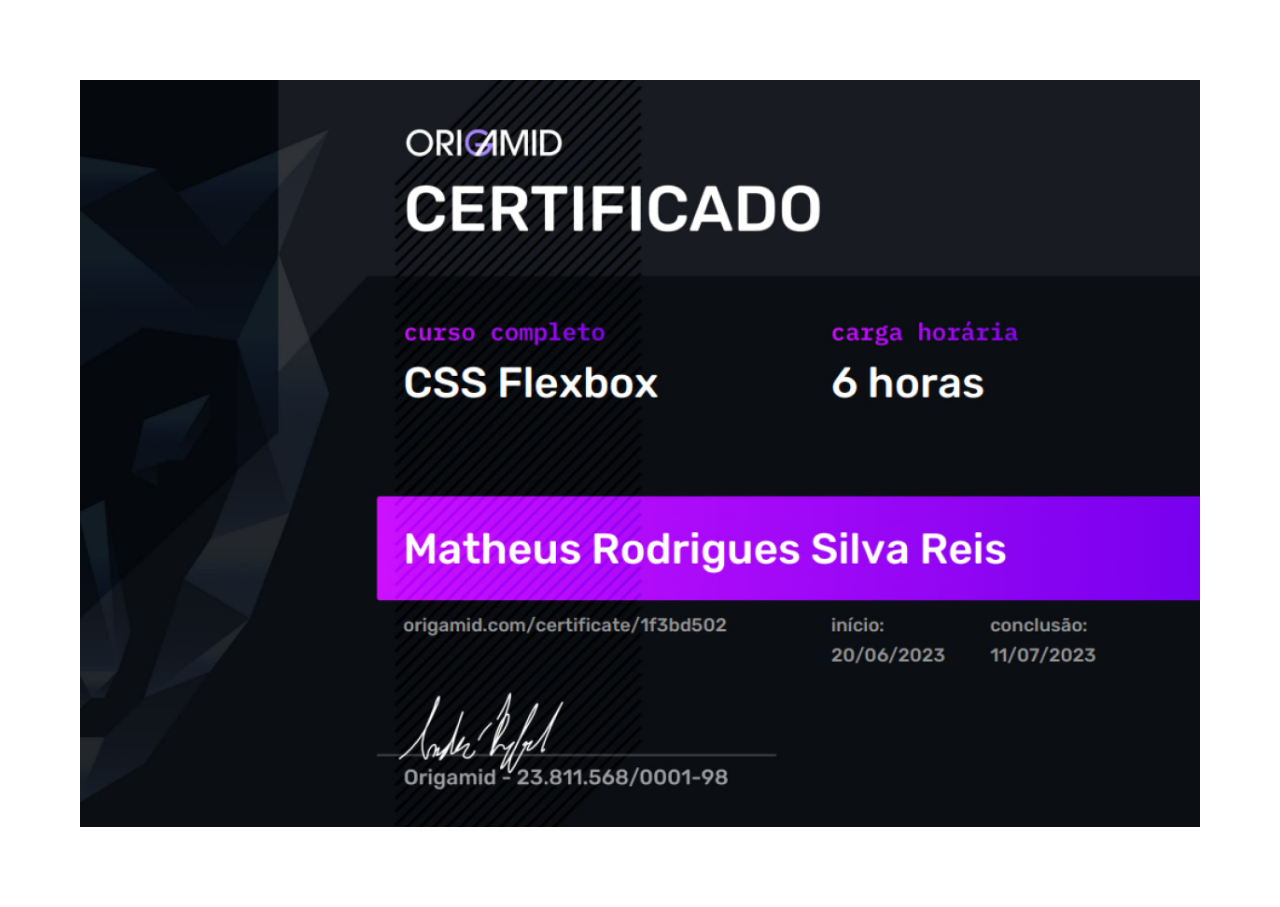
<file: certificados/flexbox.html>
<!DOCTYPE html>
<html lang="pt-br">
<head>
  <meta charset="UTF-8">
  <meta name="viewport" content="width=device-width, initial-scale=1.0">
  <title>Certificado - Flexbox</title>
  <meta name="description" content="Certificado de Flexbox">
  <link rel="stylesheet" href="../css/style.min.css">

  <link rel="preconnect" href="https://fonts.googleapis.com">
  <link rel="preconnect" href="https://fonts.gstatic.com" crossorigin>
  <link href="https://fonts.googleapis.com/css2?family=Poppins:wght@600;700&family=Roboto:wght@400;700&display=swap" rel="stylesheet">

  <link rel="icon" href="../favicon.svg" type="image/svg+xml">

</head>
<body>
  <section class="container">
    <picture>
      <source media="(max-width: 600px)" srcset="../img/certificados/certificado-flexbox-mobile.jpg">
      <img src="../img/certificados/certificado-flexbox.jpg" alt="" width="2400" height="1600">
    </picture>
  </section>
</body>
</html>
</file>
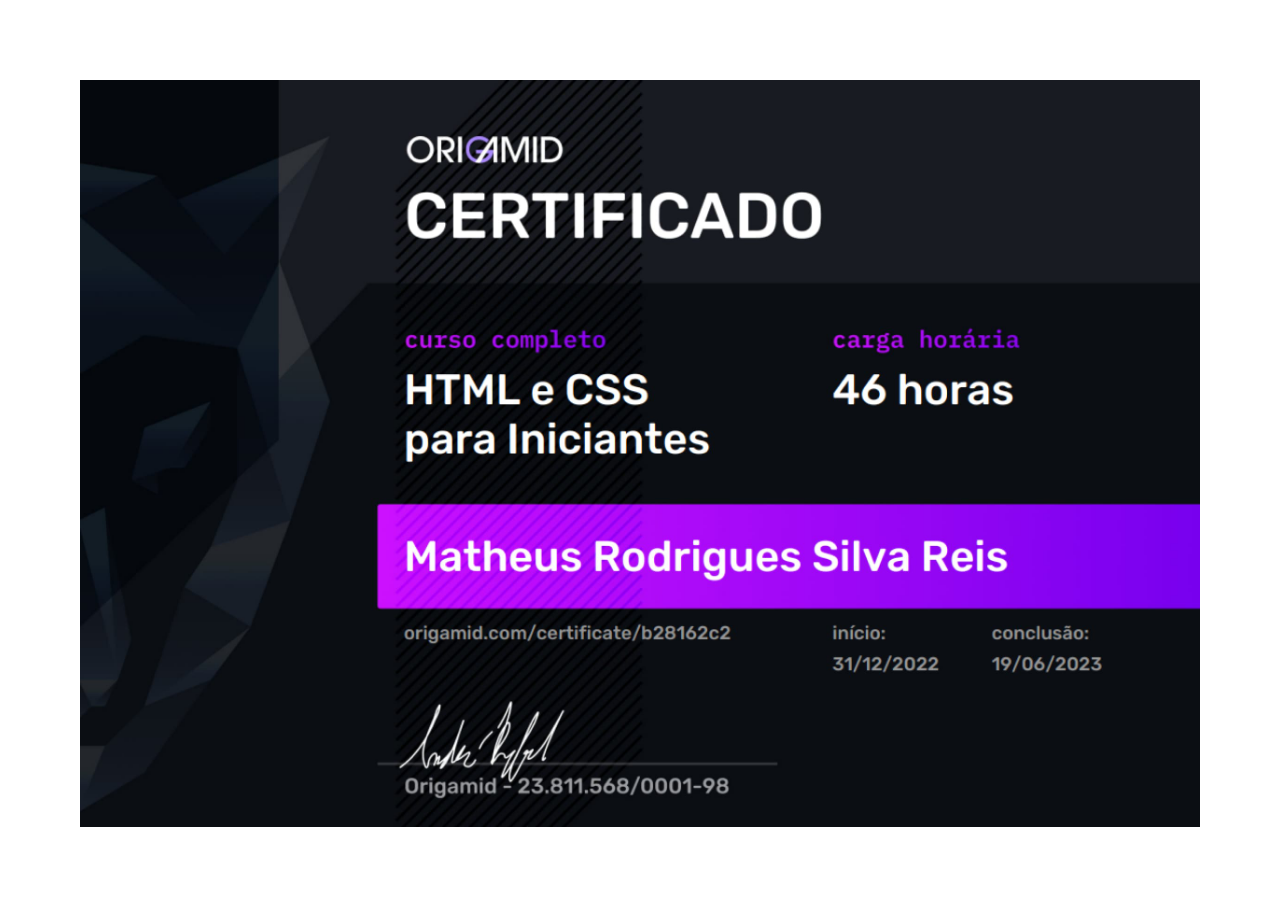
<file: certificados/html-css.html>
<!DOCTYPE html>
<html lang="pt-br">
<head>
  <meta charset="UTF-8">
  <meta name="viewport" content="width=device-width, initial-scale=1.0">
  <title>Certificado - HTML&CSS</title>
  <meta name="description" content="Certificado de HTML e CSS">
  <link rel="stylesheet" href="../css/style.min.css">

  <link rel="preconnect" href="https://fonts.googleapis.com">
  <link rel="preconnect" href="https://fonts.gstatic.com" crossorigin>
  <link href="https://fonts.googleapis.com/css2?family=Poppins:wght@600;700&family=Roboto:wght@400;700&display=swap" rel="stylesheet">

  <link rel="icon" href="../favicon.svg" type="image/svg+xml">

</head>
<body>
  <section class="container">
    <picture>
      <source media="(max-width: 600px)" srcset="../img/certificados/certificado-html-css-mobile.jpg">
      <img src="../img/certificados/certificado-html-css.jpg" alt="" width="2400" height="1600">
    </picture>
  </section>
</body>
</html>
</file>
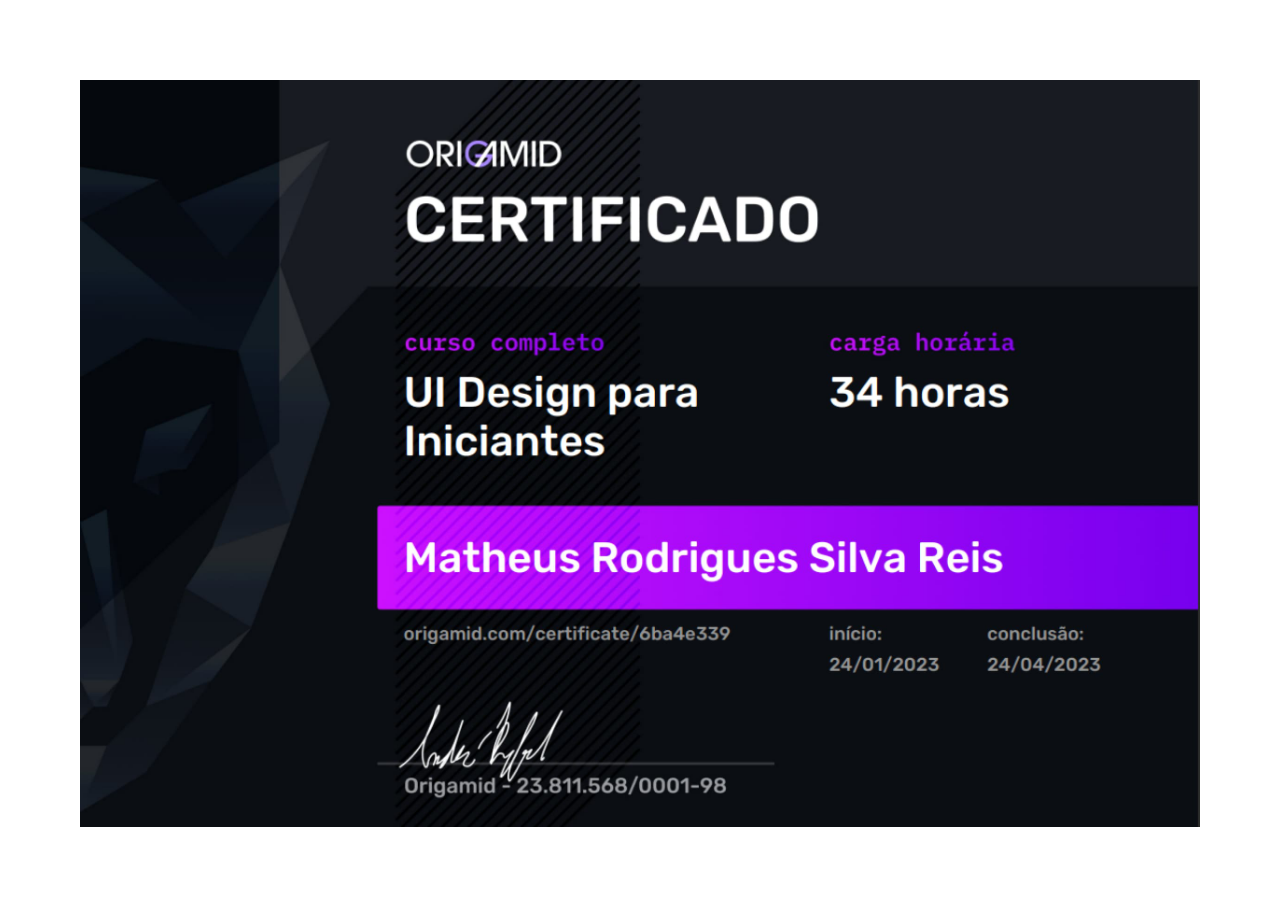
<file: certificados/ui-design.html>
<!DOCTYPE html>
<html lang="pt-br">
<head>
  <meta charset="UTF-8">
  <meta name="viewport" content="width=device-width, initial-scale=1.0">
  <title>Certificado - UI Design</title>
  <meta name="description" content="Certificado de UI Design">
  <link rel="stylesheet" href="../css/style.min.css">

  <link rel="preconnect" href="https://fonts.googleapis.com">
  <link rel="preconnect" href="https://fonts.gstatic.com" crossorigin>
  <link href="https://fonts.googleapis.com/css2?family=Poppins:wght@600;700&family=Roboto:wght@400;700&display=swap" rel="stylesheet">

  <link rel="icon" href="../favicon.svg" type="image/svg+xml">

</head>
<body>
  <section class="container">
    <picture>
      <source media="(max-width: 600px)" srcset="../img/certificados/certificado-uidesign-mobile.jpg">
      <img src="../img/certificados/certificado-uidesign.jpg" alt="" width="2400" height="1600">
    </picture>
  </section>
</body>
</html>
</file>
<file: css/style.min.css>
*{margin:0;padding:0;box-sizing:border-box;text-decoration:none;list-style:none}img{display:block;max-width:100%;height:100%}html{scroll-behavior:smooth}::-webkit-scrollbar{width:0;height:5px}button{border:none;background:0 0}.container{max-width:1200px;margin:0 auto;box-sizing:border-box;padding:80px 40px}.btn{padding:10px 20px;border-radius:6px;background:var(--cor-gradient);text-transform:uppercase}.btn.download{display:flex;align-items:center;color:var(--cor-v11)}.btn.download::after{content:"";background-image:url(./../img/icones/download.svg);display:inline-block;width:20px;height:20px;margin-left:12px;transition:.3s}.btn.seta{display:flex;align-items:center}.btn.seta::after{content:"";background-image:url(./../img/icones/seta.svg);display:inline-block;width:20px;height:20px;margin-left:8px;transition:.3s}.btn.off{background:0 0;border:2px solid var(--cor-c4);border-radius:6px}html:has(#toggle:checked) .btn.off{border:2px solid var(--cor-c9)}.btn.white{background:0 0;border:none;text-decoration:underline}.btn.white:hover{background:0 0;color:var(--cor-c8)}html:has(#toggle:checked) .btn.white:hover{color:var(--cor-c4)}.btn.off:hover{cursor:not-allowed;background:0 0}.btn.seta:hover::after{transform:translateX(4px)}.btn:hover{background:var(--gradient-hover)}.checkbox{opacity:0;position:absolute}.label{background:var(--cor-c13);border-radius:50px;cursor:pointer;display:flex;align-items:center;justify-content:space-between;padding:5px;position:relative;height:26px;width:50px;transition:.2s ease-in-out}html:has(#toggle:checked) .label{background:var(--cor-c1)}.label .ball{background:var(--cor-w);border-radius:50%;position:absolute;top:2px;left:2px;height:22px;width:22px;transform:translateX(0);transition:transform .2s linear}html:has(#toggle:checked) .label .ball{background:var(--cor-b)}.checkbox:checked+.label .ball{transform:translateX(24px)}.fa-moon{color:#f39c12}.fa-sun{color:#f1c40f}@media (max-width:600px){.container{padding:40px 40px}}@media (max-width:400px){.container{padding:20px 20px}}:root{--cor-w:#FFFFFF;--cor-b:#000000;--cor-c1:#F5F5F5;--cor-c2:#F0F0F0;--cor-c3:#E0E0E0;--cor-c4:#CCCCCC;--cor-c5:#B8B8B8;--cor-c6:#A3A3A3;--cor-c7:#8F8F8F;--cor-c8:#7A7A7A;--cor-c9:#666666;--cor-c10:#525252;--cor-c11:#3D3D3D;--cor-c12:#232323;--cor-c13:#141414;--cor-v5:#E80505;--cor-v6:#D00000;--cor-v11:#3A0000;--cor-gradient:linear-gradient(180deg, #E80505 0%, #A40000 100%, #C90000 100%);--gradient-hover:linear-gradient(180deg, #FC2B2B 0%, #A40000 100%, #E91515 100%)}.body-bg{background:var(--cor-w);transition:.2s ease-in-out}.body-bg:has(#toggle:checked){background:var(--cor-c13)}.logo-c{fill:var(--cor-c13);transition:.2s ease-in-out}html:has(#toggle:checked) .logo-c{fill:var(--cor-c1)}.menu-bg{background:var(--cor-c1);transition:.2s ease-in-out}.menu-bg:has(#toggle:checked){background:var(--cor-b)}.menu-p{color:var(--cor-c13)}html:has(#toggle:checked) .menu-p{color:var(--cor-c1)}.title-c{color:var(--cor-c13);transition:.2s ease-in-out}html:has(#toggle:checked) .title-c{color:var(--cor-c1)}.icon-c{fill:var(--cor-c13);transition:.2s ease-in-out}html:has(#toggle:checked) .icon-c{fill:var(--cor-c1)}.paragrafo-c{color:var(--cor-c10);transition:.2s ease-in-out}html:has(#toggle:checked) .paragrafo-c{color:var(--cor-c6)}.square-bg{background:var(--cor-c1);transition:.2s ease-in-out}html:has(#toggle:checked) .square-bg{background:var(--cor-c12)}.square-borda{color:var(--cor-c3);transition:.2s ease-in-out}html:has(#toggle:checked) .square-borda{color:var(--cor-c11)}.cor-off{color:var(--cor-c9);transition:.2s ease-in-out}html:has(#toggle:checked) .cor-off{color:var(--cor-c7)}.botao-sec{color:var(--cor-c13);transition:.2s ease-in-out}html:has(#toggle:checked) .botao-sec{color:var(--cor-c1)}.tec-bg{background:var(--cor-w);color:var(--cor-c10);transition:.2s ease-in-out}html:has(#toggle:checked) .tec-bg{background:var(--cor-c11);color:var(--cor-c4)}.cor-c6{color:var(--cor-c6)}.cor-v5{color:var(--cor-v5)}.cor-v6{color:var(--cor-v6)}.cor-v11{color:var(--cor-v11)}.cor-gradient{background:var(--cor-gradient)}.font1-gg{font:700 4.25rem/1.06 Poppins,sans-serif}.font1-g{font:600 2rem/1 Poppins,sans-serif}.font1-m{font:700 1.5rem/1 Poppins,sans-serif}.font1-p{font:600 1.125rem/1.33 Poppins,sans-serif}.font2-m{font:400 1.125rem/1.46 Roboto,sans-serif}.font2-m-b{font:700 1.125rem/1 Roboto,sans-serif}.font2-p{font:400 1.125rem/1.4 Roboto,sans-serif}@media (max-width:800px){.font1-gg{font-size:3.5rem}}@media (max-width:600px){.font1-gg{font-size:2.5rem}.font2-m{font-size:1rem}.font1-m{font-size:1rem}}@media (max-width:400px){.font1-gg{font-size:2rem}.font2-m-b{font-size:.875rem}.font2-p{font-size:.875rem}}#header{box-shadow:0 1px 4px var(--cor-c3);position:fixed;top:0;width:100%}#header:has(#toggle:checked){box-shadow:0 1px 4px var(--cor-c12)}.header{max-width:1200px;margin:0 auto;box-sizing:border-box;display:flex;justify-content:space-between;align-items:center;padding:20px 40px;gap:0;height:70px}.header svg{width:240px}.menu{display:flex;flex-wrap:wrap;align-items:center;gap:20px;z-index:9999}.menu li{padding:10px 20px}.menu li a{transition:.2s ease-in-out}.menu li a:hover{color:var(--cor-v5)}html:has(#toggle:checked) .menu li a:hover{color:var(--cor-v5)}#btn-mobile{display:none}@media (max-width:800px){.menu{display:block;position:absolute;width:100%;top:70px;right:0;height:0;transition:.6s;z-index:99999;visibility:hidden;overflow-y:hidden}#nav.active .menu{visibility:visible;overflow-y:auto;height:calc(100vh - 70px)}#btn-mobile{display:block;border:none;background:0 0;cursor:pointer}.fa-bars{font-size:20px}.menu a{padding:1rem 1rem}.menu .btn-theme{padding:.875rem 2rem}.header svg{width:180px}}@media (max-width:600px){.header{padding:20px 40px;height:60px}.header svg{width:140px}.menu{top:60px}}@media (max-width:400px){.header svg{width:140px}.header{padding:20px 20px}.menu a{padding:1rem 0}.menu .btn-theme{padding:.875rem 1rem}}.intro{display:grid;grid-template-columns:1fr 1fr;align-items:center;gap:40px;margin-top:60px}.intro h1{margin-bottom:32px}.redes-sociais{margin-top:32px}.social-itens{display:flex;gap:24px}.social-itens svg{width:32px;height:32px}.social-itens svg:hover path{fill:var(--cor-v6);transition:.2s ease-in-out}html:has(#toggle:checked) .social-itens svg:hover path{fill:var(--cor-v6)}@media (max-width:1000px){.intro{grid-template-columns:1fr;gap:0}.intro-info{margin-bottom:12px}.intro h1{max-width:12ch}}@media (max-width:800px){.intro{margin-top:40px}}@media (max-width:600px){.intro h1{max-width:initial}.social-itens svg{width:24px;height:24px}.social-itens{display:flex;gap:20px}.intro{margin-top:56px}}.sobre-mim h2{margin-bottom:80px}.sobre-mim span{color:var(--cor-v5)}.sobremim-info{display:grid;grid-template-columns:1fr 2fr;align-items:center;gap:40px}.sobre-mim img{border-radius:20px 20px 20px 0}.sobremim-text{display:grid}.sobremim-text p{margin-bottom:32px;max-width:60ch}.sobremim-text a{color:var(--cor-v11);justify-self:start}@media (max-width:800px){.sobremim-info{grid-template-columns:1fr}.sobremim-text{grid-row:1}.sobre-mim h2{margin-bottom:40px}}@media (max-width:600px){.sobre-mim h2{margin-bottom:32px}}.habilidades{display:grid;grid-template-columns:1fr}#habilidades-page .habilidades h2{text-align:center;margin-top:48px}.habilidades h2{margin-bottom:80px}.habilidades span{color:var(--cor-v5)}.habilidades-itens{display:flex;flex-wrap:wrap;gap:40px;margin-bottom:24px}.habilidade-item{display:flex;flex-direction:column;align-items:center;gap:20px;flex:1;padding:40px;border:2px solid;border-radius:6px}.habilidade-item h3{font:700 1.5rem/1 Poppins,sans-serif}.habilidade-item a{font:700 1.125rem/1 Roboto,sans-serif}.habilidades .white{justify-self:end}@media (max-width:800px){.habilidades h2{margin-bottom:32px}}@media (max-width:600px){#habilidades-page .habilidades h2{margin-top:60px}.habilidade-item img{width:80px}.habilidade-item h3{font-size:1.125rem}.habilidade-item a{font-size:1rem}.habilidades h2{margin-bottom:32px}.habilidades-itens{gap:20px}}@media (max-width:400px){.habilidade-item img{width:60px}.habilidade-item a{font-size:.875rem}.habilidade-item h3{font-size:1rem}}.projetos h2{margin-bottom:80px}#projetos-page .projetos h2{text-align:center;margin-top:48px}.projetos-itens img{object-fit:cover;height:auto}.projetos>a{align-self:end}.projetos span{color:var(--cor-v5)}.projetos-itens li img{border-radius:6px 6px 0 0;object-fit:fill}.projetos-itens>li{margin-bottom:40px}.flex{display:flex;justify-content:end}.projeto-info{display:grid;grid-template-columns:4fr 3fr;justify-items:start;gap:40px;padding:20px;border-radius:0 0 6px 6px;border-right:2px solid var(--cor-c3);border-bottom:2px solid var(--cor-c3);border-left:2px solid var(--cor-c3)}html:has(#toggle:checked) .projeto-info{border-right:2px solid var(--cor-c11);border-bottom:2px solid var(--cor-c11);border-left:2px solid var(--cor-c11)}.projetos-lista li h3{font:600 1.5rem/1 Poppins,sans-serif;margin-bottom:24px}.projetos-lista li p{font:400 1.125rem/1.4 Roboto,sans-serif;margin-bottom:20px}.projeto-text{display:grid;place-content:start}.projeto-text .seta{justify-self:start;margin-bottom:20px}.projeto-text .white{padding:0}.tecnologia-lista{display:flex;flex-wrap:wrap;gap:20px}.tecnologia-lista li{border:1px solid var(--cor-c3);border-radius:6px;font:600 1.125rem/1.33 Poppins,sans-serif;padding:10px;text-transform:uppercase}html:has(#toggle:checked) .tecnologia-lista li{border:1px solid var(--cor-c9)}.tecnologia-lista li:hover{cursor:default;border:1px solid var(--cor-v6)}html:has(#toggle:checked) .tecnologia-lista li:hover{border:1px solid var(--cor-v6)}@media (max-width:800px){.projetos h2{margin-bottom:40px}}@media (max-width:600px){#projetos-page .projetos h2{margin-top:60px}.projetos h2{margin-bottom:32px}.projeto-info{grid-template-columns:1fr}.projetos-lista li h3{font-size:1.125rem}.projetos-lista li p{font-size:1rem}.tecnologia-lista li{font-size:1rem}.tecnologia-lista li{font-size:1rem}}@media (max-width:400px){.projetos-lista li h3{font-size:1rem;margin-bottom:16px}.projetos-lista li p{font-size:.875rem}.tecnologia-lista li{font-size:.875rem;padding:6px}}.footer{background:var(--cor-b);padding:10px 0}.footer p{max-width:1200px;margin:0 auto;box-sizing:border-box;padding:4px 40px;font-family:Roboto,sans-serif;text-align:center}@media (max-width:400px){.footer p{padding:4px 20px}}
</file>
